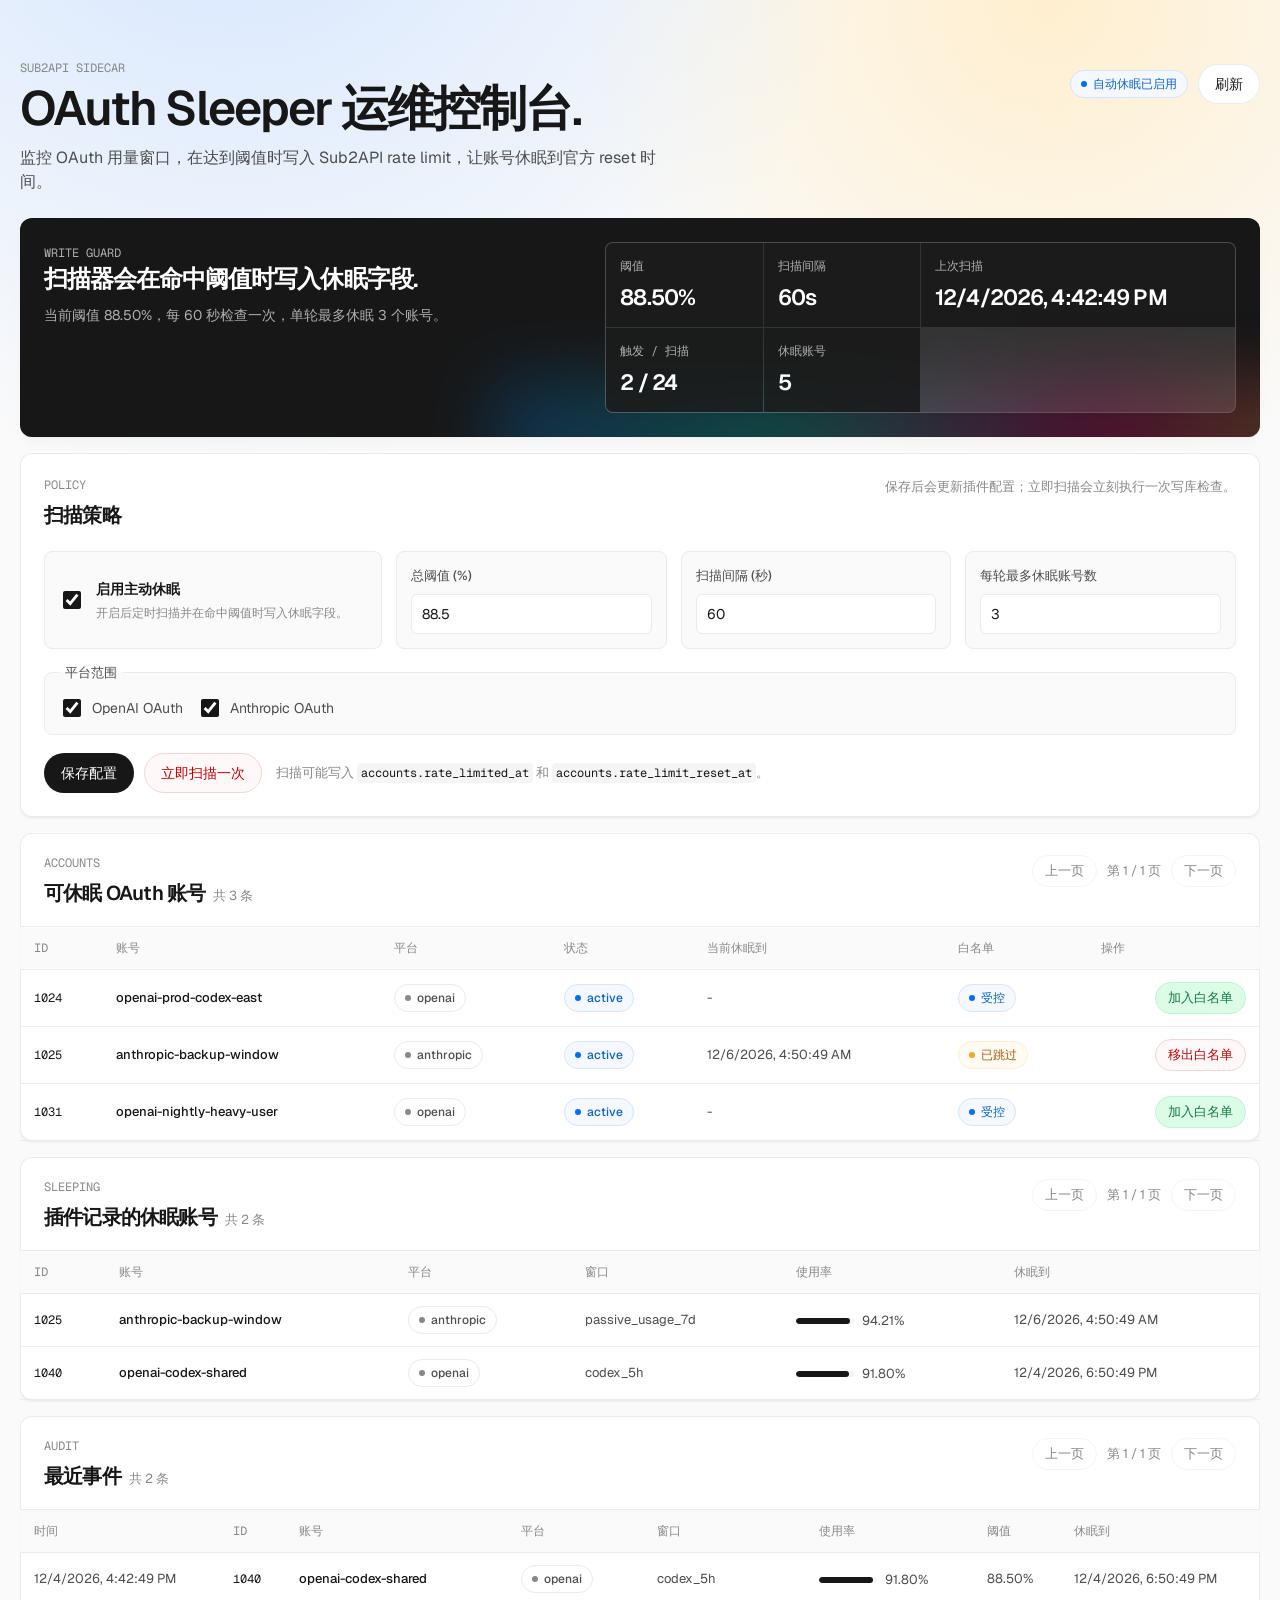
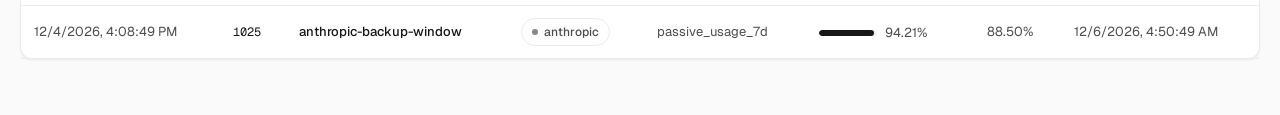
<file: .static-preview/oauth-sleeper-preview.html>
<!doctype html>
<html lang="zh-CN">
<head>
  <meta charset="utf-8" />
  <meta name="viewport" content="width=device-width, initial-scale=1" />
  <title>OAuth Sleeper 运维控制台</title>
  <link rel="preconnect" href="https://fonts.googleapis.com" />
  <link rel="preconnect" href="https://fonts.gstatic.com" crossorigin />
  <link href="https://fonts.googleapis.com/css2?family=Geist:wght@400;500;600&family=Geist+Mono:wght@400&display=swap" rel="stylesheet" />
  <style>
:root {
  color-scheme: light;
  --canvas: #ffffff;
  --canvas-soft: #fafafa;
  --canvas-soft-2: #f5f5f5;
  --ink: #171717;
  --body: #4d4d4d;
  --mute: #888888;
  --hairline: #ebebeb;
  --hairline-strong: #a1a1a1;
  --link: #0070f3;
  --success: #0070f3;
  --success-soft: #d3e5ff;
  --warning: #ab570a;
  --warning-soft: #ffefcf;
  --danger: #ee0000;
  --danger-deep: #c50000;
  --danger-soft: #f7d4d6;
  --green: #0f7b40;
  --green-soft: #dcfce7;
  --radius-sm: 6px;
  --radius-md: 8px;
  --radius-lg: 12px;
  --radius-pill: 9999px;
  --shadow-card: 0 1px 1px #00000005, 0 2px 2px #0000000a, inset 0 0 0 1px #00000014;
  --shadow-float: 0 1px 1px #00000005, 0 8px 16px -4px #0000000a, inset 0 0 0 1px #00000014;
  --font-sans: "Geist", "Inter", system-ui, -apple-system, BlinkMacSystemFont, "Segoe UI", sans-serif;
  --font-mono: "Geist Mono", "JetBrains Mono", ui-monospace, SFMono-Regular, Consolas, monospace;
}

* {
  box-sizing: border-box;
}

body {
  margin: 0;
  min-width: 320px;
  background:
    radial-gradient(circle at 18% -10%, #d3e5ff 0, transparent 30%),
    radial-gradient(circle at 82% 0, #ffefcf 0, transparent 24%),
    var(--canvas-soft);
  color: var(--ink);
  font-family: var(--font-sans);
  font-size: 14px;
  line-height: 1.5;
}

button,
input {
  font: inherit;
}

code {
  border-radius: 4px;
  background: var(--canvas-soft-2);
  color: var(--ink);
  font-family: var(--font-mono);
  font-size: 12px;
  padding: 2px 4px;
}

.shell {
  width: min(1240px, calc(100% - 32px));
  margin: 0 auto;
  padding: 32px 0 56px;
}

.topbar {
  display: flex;
  align-items: flex-start;
  justify-content: space-between;
  gap: 24px;
  padding: 28px 0 24px;
}

.brandBlock {
  max-width: 720px;
}

.eyebrow {
  margin: 0 0 8px;
  color: var(--mute);
  font-family: var(--font-mono);
  font-size: 12px;
  letter-spacing: 0;
  line-height: 16px;
}

h1,
h2 {
  margin: 0;
  color: var(--ink);
  font-weight: 600;
  letter-spacing: -0.04em;
}

h1 {
  font-size: clamp(32px, 6vw, 48px);
  line-height: 1;
}

h2 {
  font-size: 20px;
  line-height: 28px;
}

.lede {
  max-width: 650px;
  margin: 14px 0 0;
  color: var(--body);
  font-size: 16px;
  line-height: 24px;
}

.topbarActions {
  display: flex;
  align-items: center;
  gap: 10px;
  padding-top: 4px;
}

.button {
  min-height: 40px;
  border: 1px solid transparent;
  border-radius: var(--radius-pill);
  padding: 0 16px;
  font-weight: 500;
  cursor: pointer;
  transition: background-color .16s ease, border-color .16s ease, color .16s ease, transform .16s ease;
}

.button:hover:not(:disabled) {
  transform: translateY(-1px);
}

.button:disabled {
  cursor: not-allowed;
  opacity: .52;
  transform: none;
}

.button:focus-visible,
input:focus-visible {
  outline: 2px solid var(--link);
  outline-offset: 2px;
}

.button--primary {
  background: var(--ink);
  color: #ffffff;
}

.button--secondary,
.button--pager {
  border-color: var(--hairline);
  background: var(--canvas);
  color: var(--ink);
}

.button--dangerGhost {
  border-color: var(--danger-soft);
  background: #fff8f8;
  color: var(--danger-deep);
}

.button--dangerGhost:hover:not(:disabled) {
  border-color: var(--danger);
}

.button--pager {
  min-height: 32px;
  padding: 0 12px;
  font-size: 13px;
}

.statePill,
.chip {
  display: inline-flex;
  align-items: center;
  justify-content: center;
  min-height: 28px;
  border: 1px solid var(--hairline);
  border-radius: var(--radius-pill);
  padding: 0 10px;
  background: var(--canvas);
  color: var(--body);
  font-size: 12px;
  font-weight: 500;
  white-space: nowrap;
}

.statePill::before,
.chip::before {
  width: 6px;
  height: 6px;
  margin-right: 6px;
  border-radius: 50%;
  background: var(--mute);
  content: "";
}

.statePill--enabled,
.chip--success {
  border-color: var(--success-soft);
  background: #f5f9ff;
  color: #0761d1;
}

.statePill--enabled::before,
.chip--success::before {
  background: var(--success);
}

.statePill--disabled,
.chip--warning {
  border-color: var(--warning-soft);
  background: #fffbf2;
  color: var(--warning);
}

.statePill--disabled::before,
.chip--warning::before {
  background: #f5a623;
}

.chip--danger {
  border-color: var(--danger-soft);
  background: #fff8f8;
  color: var(--danger-deep);
}

.chip--danger::before {
  background: var(--danger);
}

.statusBand {
  position: relative;
  display: grid;
  grid-template-columns: minmax(260px, .92fr) minmax(420px, 1.08fr);
  gap: 24px;
  overflow: hidden;
  border-radius: var(--radius-lg);
  background: var(--ink);
  color: #ffffff;
  box-shadow: var(--shadow-float);
  padding: 24px;
}

.statusBand::after {
  position: absolute;
  inset: auto -10% -70% 38%;
  height: 210px;
  background: linear-gradient(90deg, #007cf0, #00dfd8 32%, #ff0080 68%, #f9cb28);
  opacity: .24;
  filter: blur(34px);
  content: "";
}

.statusBand__main,
.metricRail {
  position: relative;
  z-index: 1;
}

.statusBand .eyebrow,
.statusBand p,
.metric__label {
  color: #ffffffa6;
}

.statusBand h2 {
  color: #ffffff;
  font-size: 24px;
  line-height: 32px;
}

.statusBand p {
  max-width: 480px;
  margin: 10px 0 0;
}

.metricRail {
  display: grid;
  grid-template-columns: repeat(4, minmax(0, 1fr));
  gap: 1px;
  overflow: hidden;
  border: 1px solid #ffffff1f;
  border-radius: var(--radius-md);
  background: #ffffff1f;
}

.metric {
  min-height: 84px;
  background: #171717d9;
  padding: 14px;
}

.metric--wide {
  grid-column: span 2;
}

.metric__label {
  display: block;
  margin-bottom: 8px;
  font-family: var(--font-mono);
  font-size: 12px;
}

.metric strong {
  display: block;
  overflow: hidden;
  color: #ffffff;
  font-size: 22px;
  font-weight: 600;
  letter-spacing: -0.04em;
  line-height: 28px;
  text-overflow: ellipsis;
  white-space: nowrap;
}

.panel {
  margin-top: 16px;
  border-radius: var(--radius-lg);
  background: var(--canvas);
  box-shadow: var(--shadow-card);
}

.settingsPanel {
  padding: 24px;
}

.panelHeader,
.sectionHead {
  display: flex;
  align-items: flex-start;
  justify-content: space-between;
  gap: 18px;
}

.panelNote,
.actionHint,
.muted,
.pager {
  color: var(--mute);
}

.panelNote {
  max-width: 360px;
  margin: 0;
  font-size: 13px;
}

.settingsGrid {
  display: grid;
  grid-template-columns: minmax(260px, 1.25fr) repeat(3, minmax(150px, 1fr));
  gap: 14px;
  margin-top: 22px;
}

.field,
.switchField,
.platformScope {
  min-width: 0;
  border: 1px solid var(--hairline);
  border-radius: var(--radius-md);
  background: var(--canvas-soft);
  padding: 14px;
}

.field {
  display: flex;
  flex-direction: column;
  gap: 8px;
}

.field span,
.platformScope legend {
  color: var(--body);
  font-size: 13px;
  font-weight: 500;
}

.field input[type="number"] {
  width: 100%;
  height: 40px;
  border: 1px solid var(--hairline);
  border-radius: var(--radius-sm);
  background: var(--canvas);
  color: var(--ink);
  padding: 0 10px;
}

.switchField {
  display: flex;
  align-items: center;
  gap: 12px;
}

.switchField input,
.checkField input {
  width: 18px;
  height: 18px;
  accent-color: var(--ink);
}

.switchField strong,
.switchField small {
  display: block;
}

.switchField small {
  margin-top: 4px;
  color: var(--mute);
}

.platformScope {
  display: flex;
  align-items: center;
  gap: 14px;
  grid-column: 1 / -1;
  margin: 0;
}

.platformScope legend {
  padding: 0 6px;
}

.checkField {
  display: inline-flex;
  align-items: center;
  gap: 8px;
  color: var(--body);
}

.actionRow {
  display: flex;
  align-items: center;
  gap: 10px;
  margin-top: 18px;
  flex-wrap: wrap;
}

.actionHint {
  margin: 0 0 0 4px;
  font-size: 13px;
}

.message {
  display: none;
  margin-top: 14px;
  border: 1px solid var(--hairline);
  border-radius: var(--radius-md);
  background: var(--canvas-soft);
  color: var(--body);
  padding: 10px 12px;
  font-size: 13px;
}

.message.is-visible {
  display: block;
}

.message.is-success {
  border-color: var(--success-soft);
  background: #f5f9ff;
  color: #0761d1;
}

.message.is-error {
  border-color: var(--danger-soft);
  background: #fff8f8;
  color: var(--danger-deep);
}

.message.is-loading {
  border-color: var(--warning-soft);
  background: #fffbf2;
  color: var(--warning);
}

.tablePanel {
  padding: 0;
}

.tablePanel .sectionHead {
  padding: 22px 24px 16px;
}

.sectionHead h2 {
  display: flex;
  flex-wrap: wrap;
  align-items: baseline;
  gap: 8px;
}

.muted {
  font-size: 13px;
  font-weight: 400;
  letter-spacing: 0;
}

.pager {
  display: flex;
  align-items: center;
  gap: 10px;
  font-size: 13px;
  white-space: nowrap;
}

.tableWrap {
  overflow: auto;
  border-top: 1px solid var(--hairline);
}

table {
  width: 100%;
  border-collapse: collapse;
  font-size: 13px;
}

th,
td {
  border-bottom: 1px solid var(--hairline);
  padding: 12px 14px;
  text-align: left;
  vertical-align: middle;
  white-space: nowrap;
}

th {
  position: sticky;
  top: 0;
  z-index: 1;
  background: var(--canvas-soft);
  color: var(--mute);
  font-family: var(--font-mono);
  font-size: 12px;
  font-weight: 400;
}

td {
  color: var(--body);
}

tr:hover td {
  background: #fafafa;
}

.mono {
  color: var(--ink);
  font-family: var(--font-mono);
  font-size: 12px;
}

.accountName {
  display: inline-block;
  max-width: 260px;
  overflow: hidden;
  color: var(--ink);
  font-weight: 500;
  text-overflow: ellipsis;
  vertical-align: bottom;
  white-space: nowrap;
}

.meter {
  display: inline-flex;
  align-items: center;
  gap: 8px;
  min-width: 116px;
}

.meter__track {
  width: 58px;
  height: 6px;
  overflow: hidden;
  border-radius: var(--radius-pill);
  background: var(--canvas-soft-2);
}

.meter__bar {
  display: block;
  width: var(--pct, 0%);
  height: 100%;
  border-radius: inherit;
  background: var(--ink);
}

.rowActions {
  display: flex;
  justify-content: flex-end;
}

.whitelistAddBtn,
.whitelistRemoveBtn {
  min-height: 32px;
  padding: 0 12px;
  font-size: 13px;
}

.whitelistAddBtn {
  border-color: #bbf7d0;
  background: var(--green-soft);
  color: var(--green);
}

.whitelistRemoveBtn {
  border-color: var(--danger-soft);
  background: #fff8f8;
  color: var(--danger-deep);
}

.emptyRow td {
  color: var(--mute);
  padding: 22px 14px;
}

@media (max-width: 980px) {
  .topbar,
  .panelHeader,
  .sectionHead {
    flex-direction: column;
  }

  .statusBand {
    grid-template-columns: 1fr;
  }

  .metricRail {
    grid-template-columns: repeat(2, minmax(0, 1fr));
  }

  .settingsGrid {
    grid-template-columns: repeat(2, minmax(0, 1fr));
  }

  .switchField,
  .platformScope {
    grid-column: 1 / -1;
  }
}

@media (max-width: 680px) {
  .shell {
    width: min(100% - 24px, 1240px);
    padding-top: 18px;
  }

  .topbarActions,
  .actionRow,
  .pager {
    width: 100%;
    align-items: stretch;
  }

  .topbarActions .button,
  .actionRow .button,
  .pager .button {
    flex: 1;
  }

  .statusBand,
  .settingsPanel {
    padding: 18px;
  }

  .metricRail,
  .settingsGrid {
    grid-template-columns: 1fr;
  }

  .metric--wide {
    grid-column: span 1;
  }

  .platformScope {
    align-items: flex-start;
    flex-direction: column;
  }

  .tablePanel .sectionHead {
    padding: 18px 18px 14px;
  }

  table,
  thead,
  tbody,
  tr,
  th,
  td {
    display: block;
  }

  thead {
    display: none;
  }

  tr {
    border-bottom: 1px solid var(--hairline);
    padding: 12px 0;
  }

  td {
    display: grid;
    grid-template-columns: 116px minmax(0, 1fr);
    gap: 12px;
    border: 0;
    padding: 7px 18px;
    white-space: normal;
  }

  td::before {
    color: var(--mute);
    content: attr(data-label);
    font-family: var(--font-mono);
    font-size: 12px;
  }

  .accountName {
    max-width: 100%;
  }

  .rowActions {
    justify-content: flex-start;
  }
}

@media (prefers-color-scheme: dark) {
  :root {
    color-scheme: dark;
    --canvas: #0f0f10;
    --canvas-soft: #050505;
    --canvas-soft-2: #171717;
    --ink: #ededed;
    --body: #c7c7c7;
    --mute: #8f8f8f;
    --hairline: #2e2e2e;
    --hairline-strong: #5f5f5f;
    --shadow-card: 0 1px 1px #00000040, 0 2px 2px #00000030, inset 0 0 0 1px #ffffff1a;
    --shadow-float: 0 1px 1px #00000040, 0 8px 16px -4px #00000045, inset 0 0 0 1px #ffffff1a;
  }

  body {
    background:
      radial-gradient(circle at 18% -10%, #102e54 0, transparent 30%),
      radial-gradient(circle at 82% 0, #3b2305 0, transparent 24%),
      var(--canvas-soft);
  }

  .statusBand {
    background: #0a0a0a;
  }

  .button--primary {
    background: #ededed;
    color: #0a0a0a;
  }

  .button--dangerGhost,
  .whitelistRemoveBtn {
    background: #220a0a;
  }

  .whitelistAddBtn {
    background: #071d10;
  }

  tr:hover td {
    background: #111111;
  }

  code,
  .field,
  .switchField,
  .platformScope,
  .message {
    background: var(--canvas-soft-2);
  }

  .field input[type="number"] {
    background: #050505;
  }
}

@media (prefers-reduced-motion: reduce) {
  *,
  *::before,
  *::after {
    scroll-behavior: auto !important;
    transition: none !important;
  }
}

</style>
</head>
<body>
  <main class="shell">
    <header class="topbar">
      <div class="brandBlock">
        <p class="eyebrow">SUB2API SIDECAR</p>
        <h1>OAuth Sleeper 运维控制台.</h1>
        <p class="lede">监控 OAuth 用量窗口，在达到阈值时写入 Sub2API rate limit，让账号休眠到官方 reset 时间。</p>
      </div>
      <div class="topbarActions">
        <span id="enabledStat" class="statePill statePill--neutral">加载中</span>
        <button id="refreshBtn" class="button button--secondary" type="button">刷新</button>
      </div>
    </header>

    <section class="statusBand" aria-label="扫描状态">
      <div class="statusBand__main">
        <span class="eyebrow">WRITE GUARD</span>
        <h2 id="writeGuardTitle">正在读取配置</h2>
        <p id="writeGuardText">页面会从插件 API 拉取当前状态。保存配置和立即扫描会影响 Sub2API 数据库字段。</p>
      </div>
      <div class="metricRail">
        <div class="metric">
          <span class="metric__label">阈值</span>
          <strong id="thresholdStat">-</strong>
        </div>
        <div class="metric">
          <span class="metric__label">扫描间隔</span>
          <strong id="intervalStat">-</strong>
        </div>
        <div class="metric metric--wide">
          <span class="metric__label">上次扫描</span>
          <strong id="lastScanStat">-</strong>
        </div>
        <div class="metric">
          <span class="metric__label">触发 / 扫描</span>
          <strong id="triggeredStat">-</strong>
        </div>
        <div class="metric">
          <span class="metric__label">休眠账号</span>
          <strong id="sleepingCountStat">-</strong>
        </div>
      </div>
    </section>

    <section class="panel settingsPanel" aria-labelledby="settingsTitle">
      <div class="panelHeader">
        <div>
          <p class="eyebrow">POLICY</p>
          <h2 id="settingsTitle">扫描策略</h2>
        </div>
        <p class="panelNote">保存后会更新插件配置；立即扫描会立刻执行一次写库检查。</p>
      </div>

      <div class="settingsGrid">
        <label class="switchField">
          <input id="enabled" type="checkbox" />
          <span>
            <strong>启用主动休眠</strong>
            <small>开启后定时扫描并在命中阈值时写入休眠字段。</small>
          </span>
        </label>

        <label class="field">
          <span>总阈值 (%)</span>
          <input id="threshold" type="number" min="1" max="100" step="0.1" />
        </label>

        <label class="field">
          <span>扫描间隔 (秒)</span>
          <input id="interval" type="number" min="15" max="3600" step="1" />
        </label>

        <label class="field">
          <span>每轮最多休眠账号数</span>
          <input id="maxSleep" type="number" min="0" max="100" step="1" />
        </label>

        <fieldset class="platformScope">
          <legend>平台范围</legend>
          <label class="checkField"><input id="includeOpenai" type="checkbox" /> OpenAI OAuth</label>
          <label class="checkField"><input id="includeAnthropic" type="checkbox" /> Anthropic OAuth</label>
        </fieldset>
      </div>

      <div class="actionRow">
        <button id="saveBtn" class="button button--primary" type="button">保存配置</button>
        <button id="scanBtn" class="button button--dangerGhost" type="button">立即扫描一次</button>
        <p class="actionHint">扫描可能写入 <code>accounts.rate_limited_at</code> 和 <code>accounts.rate_limit_reset_at</code>。</p>
      </div>
      <div id="message" class="message" role="status" aria-live="polite"></div>
    </section>

    <section class="panel tablePanel" aria-labelledby="accountsTitle">
      <div class="sectionHead">
        <div>
          <p class="eyebrow">ACCOUNTS</p>
          <h2 id="accountsTitle">可休眠 OAuth 账号 <span id="accountsTotal" class="muted">加载中…</span></h2>
        </div>
        <div class="pager">
          <button id="accountsPrev" class="button button--pager" type="button" disabled>上一页</button>
          <span id="accountsPageInfo">加载中…</span>
          <button id="accountsNext" class="button button--pager" type="button" disabled>下一页</button>
        </div>
      </div>
      <div class="tableWrap">
        <table>
          <thead><tr><th>ID</th><th>账号</th><th>平台</th><th>状态</th><th>当前休眠到</th><th>白名单</th><th>操作</th></tr></thead>
          <tbody id="accountsBody"></tbody>
        </table>
      </div>
    </section>

    <section class="panel tablePanel" aria-labelledby="sleepingTitle">
      <div class="sectionHead">
        <div>
          <p class="eyebrow">SLEEPING</p>
          <h2 id="sleepingTitle">插件记录的休眠账号 <span id="sleepingTotal" class="muted">加载中…</span></h2>
        </div>
        <div class="pager">
          <button id="sleepingPrev" class="button button--pager" type="button" disabled>上一页</button>
          <span id="sleepingPageInfo">加载中…</span>
          <button id="sleepingNext" class="button button--pager" type="button" disabled>下一页</button>
        </div>
      </div>
      <div class="tableWrap">
        <table>
          <thead><tr><th>ID</th><th>账号</th><th>平台</th><th>窗口</th><th>使用率</th><th>休眠到</th></tr></thead>
          <tbody id="sleepingBody"></tbody>
        </table>
      </div>
    </section>

    <section class="panel tablePanel" aria-labelledby="eventsTitle">
      <div class="sectionHead">
        <div>
          <p class="eyebrow">AUDIT</p>
          <h2 id="eventsTitle">最近事件 <span id="eventsTotal" class="muted">加载中…</span></h2>
        </div>
        <div class="pager">
          <button id="eventsPrev" class="button button--pager" type="button" disabled>上一页</button>
          <span id="eventsPageInfo">加载中…</span>
          <button id="eventsNext" class="button button--pager" type="button" disabled>下一页</button>
        </div>
      </div>
      <div class="tableWrap">
        <table>
          <thead><tr><th>时间</th><th>ID</th><th>账号</th><th>平台</th><th>窗口</th><th>使用率</th><th>阈值</th><th>休眠到</th></tr></thead>
          <tbody id="eventsBody"></tbody>
        </table>
      </div>
    </section>
  </main>
  <script>
    window.__OAUTH_SLEEPER_CONFIG__ = {"basePath": ""};
  </script>
  
<script>
const mockPages = {
  status: {
    enabled: true,
    threshold_percent: 88.5,
    scan_interval_seconds: 60,
    max_sleep_per_scan: 3,
    include_openai: true,
    include_anthropic: true,
    last_scan_at: new Date(Date.now() - 8 * 60 * 1000).toISOString(),
    last_scan_scanned: 24,
    last_scan_triggered: 2,
    sleeping_count: 5,
  },
  accounts: {
    items: [
      { id: 1024, name: 'openai-prod-codex-east', platform: 'openai', status: 'active', rate_limit_reset_at: null, is_whitelisted: false },
      { id: 1025, name: 'anthropic-backup-window', platform: 'anthropic', status: 'active', rate_limit_reset_at: new Date(Date.now() + 36 * 60 * 60 * 1000).toISOString(), is_whitelisted: true },
      { id: 1031, name: 'openai-nightly-heavy-user', platform: 'openai', status: 'active', rate_limit_reset_at: null, is_whitelisted: false },
    ],
    meta: { total: 3, page: 1, page_size: 10, total_pages: 1 },
  },
  sleeping: {
    items: [
      { account_id: 1025, account_name: 'anthropic-backup-window', platform: 'anthropic', window_name: 'passive_usage_7d', utilization_percent: 94.21, reset_at: new Date(Date.now() + 36 * 60 * 60 * 1000).toISOString() },
      { account_id: 1040, account_name: 'openai-codex-shared', platform: 'openai', window_name: 'codex_5h', utilization_percent: 91.80, reset_at: new Date(Date.now() + 2 * 60 * 60 * 1000).toISOString() },
    ],
    meta: { total: 2, page: 1, page_size: 10, total_pages: 1 },
  },
  events: {
    items: [
      { created_at: new Date(Date.now() - 8 * 60 * 1000).toISOString(), account_id: 1040, account_name: 'openai-codex-shared', platform: 'openai', window_name: 'codex_5h', utilization_percent: 91.8, threshold_percent: 88.5, reset_at: new Date(Date.now() + 2 * 60 * 60 * 1000).toISOString() },
      { created_at: new Date(Date.now() - 42 * 60 * 1000).toISOString(), account_id: 1025, account_name: 'anthropic-backup-window', platform: 'anthropic', window_name: 'passive_usage_7d', utilization_percent: 94.21, threshold_percent: 88.5, reset_at: new Date(Date.now() + 36 * 60 * 60 * 1000).toISOString() },
    ],
    meta: { total: 2, page: 1, page_size: 10, total_pages: 1 },
  },
};
const jsonResponse = data => ({ ok: true, async json(){ return JSON.parse(JSON.stringify(data)); }, async text(){ return JSON.stringify(data); } });
window.fetch = async (url, opts = {}) => {
  const path = String(url);
  const method = opts.method || 'GET';
  await new Promise(resolve => setTimeout(resolve, 120));
  if (path.includes('/api/status') || path.endsWith('api/status')) return jsonResponse(mockPages.status);
  if (path.includes('/api/accounts') || path.endsWith('api/accounts')) return jsonResponse(mockPages.accounts);
  if (path.includes('/api/sleeping-accounts') || path.endsWith('api/sleeping-accounts')) return jsonResponse(mockPages.sleeping);
  if (path.includes('/api/events') || path.endsWith('api/events')) return jsonResponse(mockPages.events);
  if (path.includes('/api/scan-once')) return jsonResponse({ scanned: 24, triggered: 2 });
  if (path.includes('/api/settings')) return jsonResponse(mockPages.status);
  if (path.includes('/api/whitelist/')) return jsonResponse({ ok: true, method });
  return { ok: false, async text(){ return `No mock route for ${path}`; } };
};
</script>

<script>
const headers = () => ({ 'Content-Type': 'application/json' });
const $ = id => document.getElementById(id);
const PAGE_SIZE = 10;
const state = { accountsPage: 1, sleepingPage: 1, eventsPage: 1 };

function normalizeBasePath(value){
  const raw = String(value || '').trim();
  if(!raw || raw === '/') return '';
  const withSlash = raw.startsWith('/') ? raw : `/${raw}`;
  return withSlash.replace(/\/+$/, '');
}

const runtimeConfig = window.__OAUTH_SLEEPER_CONFIG__ || {};
const basePath = normalizeBasePath(runtimeConfig.basePath);

function joinBasePath(path){
  const cleanPath = path.startsWith('/') ? path : `/${path}`;
  return basePath ? `${basePath}${cleanPath}` : cleanPath;
}

function fmt(t){ return t ? new Date(t).toLocaleString() : '-'; }
function pct(v){ return `${Number(v || 0).toFixed(2)}%`; }
function esc(v){ return String(v ?? '').replace(/[&<>'"]/g, c => ({'&':'&amp;','<':'&lt;','>':'&gt;',"'":'&#39;','"':'&quot;'}[c])); }

function cell(label, value, className=''){
  const cls = className ? ` class="${className}"` : '';
  return `<td data-label="${esc(label)}"${cls}>${value}</td>`;
}

function chip(text, tone='neutral'){
  return `<span class="chip chip--${tone}">${esc(text)}</span>`;
}

function accountCell(name){
  const safe = esc(name || '-');
  return `<span class="accountName" title="${safe}">${safe}</span>`;
}

function meter(value){
  const num = Math.max(0, Math.min(100, Number(value || 0)));
  return `<span class="meter"><span class="meter__track"><span class="meter__bar" style="--pct:${num}%"></span></span><span>${pct(num)}</span></span>`;
}

function msg(text, tone='success'){
  const el = $('message');
  el.textContent = text || '';
  el.className = text ? `message is-visible is-${tone}` : 'message';
}

function setBusy(buttonId, busy, label){
  const button = $(buttonId);
  if(!button) return;
  if(!button.dataset.defaultLabel) button.dataset.defaultLabel = button.textContent;
  button.disabled = busy;
  button.textContent = busy ? label : button.dataset.defaultLabel;
}

async function withBusy(buttonId, label, task){
  setBusy(buttonId, true, label);
  try {
    return await task();
  } finally {
    setBusy(buttonId, false, label);
  }
}

async function api(path, opts={}){
  const r = await fetch(joinBasePath(path), { ...opts, headers: { ...headers(), ...(opts.headers||{}) }});
  if(!r.ok) throw new Error(`${r.status} ${await r.text()}`);
  return await r.json();
}

function fillSettings(s){
  $('enabled').checked = s.enabled;
  $('threshold').value = s.threshold_percent;
  $('interval').value = s.scan_interval_seconds;
  $('maxSleep').value = s.max_sleep_per_scan;
  $('includeOpenai').checked = s.include_openai;
  $('includeAnthropic').checked = s.include_anthropic;

  const enabledStat = $('enabledStat');
  enabledStat.textContent = s.enabled ? '自动休眠已启用' : '自动休眠已关闭';
  enabledStat.className = `statePill ${s.enabled ? 'statePill--enabled' : 'statePill--disabled'}`;

  $('writeGuardTitle').textContent = s.enabled ? '扫描器会在命中阈值时写入休眠字段.' : '扫描器当前不会自动写入休眠字段.';
  $('writeGuardText').textContent = s.enabled
    ? `当前阈值 ${pct(s.threshold_percent)}，每 ${s.scan_interval_seconds || 0} 秒检查一次，单轮最多休眠 ${s.max_sleep_per_scan ?? 0} 个账号。`
    : '配置已加载，但主动休眠处于关闭状态。手动扫描仍会按当前策略执行一次检查。';

  $('thresholdStat').textContent = pct(s.threshold_percent);
  $('intervalStat').textContent = `${s.scan_interval_seconds || 0}s`;
  $('lastScanStat').textContent = fmt(s.last_scan_at);
  $('triggeredStat').textContent = `${s.last_scan_triggered || 0} / ${s.last_scan_scanned || 0}`;
  $('sleepingCountStat').textContent = s.sleeping_count ?? 0;
}

function updatePager(prefix, meta){
  const totalPages = meta?.total_pages || 1;
  const page = Math.min(meta?.page || 1, totalPages);
  $(`${prefix}Total`).textContent = `共 ${meta?.total || 0} 条`;
  $(`${prefix}PageInfo`).textContent = `第 ${page} / ${totalPages} 页`;
  $(`${prefix}Prev`).disabled = page <= 1;
  $(`${prefix}Next`).disabled = page >= totalPages;
}

function renderSleepingPage(pageData){
  const items = pageData.items || [];
  $('sleepingBody').innerHTML = items.length ? items.map(e=>`<tr>
    ${cell('ID', esc(e.account_id), 'mono')}
    ${cell('账号', accountCell(e.account_name))}
    ${cell('平台', chip(e.platform || '-', 'neutral'))}
    ${cell('窗口', esc(e.window_name || '-'))}
    ${cell('使用率', meter(e.utilization_percent))}
    ${cell('休眠到', esc(fmt(e.reset_at)))}
  </tr>`).join('') : '<tr class="emptyRow"><td colspan="6">暂无插件记录的休眠账号。</td></tr>';
  updatePager('sleeping', pageData.meta || {total:0,page:1,page_size:PAGE_SIZE,total_pages:1});
}

function renderAccountsPage(pageData){
  const items = pageData.items || [];
  $('accountsBody').innerHTML = items.length ? items.map(a=>{
    const whitelistTone = a.is_whitelisted ? 'warning' : 'success';
    const whitelistText = a.is_whitelisted ? '已跳过' : '受控';
    const button = a.is_whitelisted
      ? `<button class="button whitelistRemoveBtn" type="button" onclick="removeWhitelist(${a.id})">移出白名单</button>`
      : `<button class="button whitelistAddBtn" type="button" onclick="addWhitelist(${a.id})">加入白名单</button>`;
    return `<tr>
      ${cell('ID', esc(a.id), 'mono')}
      ${cell('账号', accountCell(a.name))}
      ${cell('平台', chip(a.platform || '-', 'neutral'))}
      ${cell('状态', chip(a.status || '-', a.status === 'active' ? 'success' : 'warning'))}
      ${cell('当前休眠到', esc(fmt(a.rate_limit_reset_at)))}
      ${cell('白名单', chip(whitelistText, whitelistTone))}
      ${cell('操作', `<span class="rowActions">${button}</span>`)}
    </tr>`;
  }).join('') : '<tr class="emptyRow"><td colspan="7">暂无可休眠 OAuth 账号，当前筛选条件下没有 active OAuth 账号。</td></tr>';
  updatePager('accounts', pageData.meta || {total:0,page:1,page_size:PAGE_SIZE,total_pages:1});
}

function renderEventsPage(pageData){
  const items = pageData.items || [];
  $('eventsBody').innerHTML = items.length ? items.map(e=>`<tr>
    ${cell('时间', esc(fmt(e.created_at)))}
    ${cell('ID', esc(e.account_id), 'mono')}
    ${cell('账号', accountCell(e.account_name))}
    ${cell('平台', chip(e.platform || '-', 'neutral'))}
    ${cell('窗口', esc(e.window_name || '-'))}
    ${cell('使用率', meter(e.utilization_percent))}
    ${cell('阈值', esc(pct(e.threshold_percent)))}
    ${cell('休眠到', esc(fmt(e.reset_at)))}
  </tr>`).join('') : '<tr class="emptyRow"><td colspan="8">暂无扫描事件。</td></tr>';
  updatePager('events', pageData.meta || {total:0,page:1,page_size:PAGE_SIZE,total_pages:1});
}

async function loadStatus(){ fillSettings(await api('api/status')); }
async function loadAccounts(){ renderAccountsPage(await api(`api/accounts?page=${state.accountsPage}&page_size=${PAGE_SIZE}`)); }
async function loadSleeping(){ renderSleepingPage(await api(`api/sleeping-accounts?page=${state.sleepingPage}&page_size=${PAGE_SIZE}`)); }
async function loadEvents(){ renderEventsPage(await api(`api/events?page=${state.eventsPage}&page_size=${PAGE_SIZE}`)); }
async function load(){ await loadStatus(); await Promise.all([loadAccounts(), loadSleeping(), loadEvents()]); }

async function refresh(){
  await withBusy('refreshBtn', '刷新中', async () => {
    await load();
    msg('状态已刷新', 'success');
  });
}

async function save(){
  await withBusy('saveBtn', '保存中', async () => {
    const body = {
      enabled: $('enabled').checked,
      threshold_percent: Number($('threshold').value),
      scan_interval_seconds: Number($('interval').value),
      max_sleep_per_scan: Number($('maxSleep').value),
      include_openai: $('includeOpenai').checked,
      include_anthropic: $('includeAnthropic').checked,
    };
    fillSettings(await api('api/settings', { method:'PUT', body: JSON.stringify(body) }));
    msg('配置已保存，列表已重新加载。', 'success');
    state.accountsPage = 1; state.sleepingPage = 1; state.eventsPage = 1;
    await load();
  });
}

async function scan(){
  await withBusy('scanBtn', '扫描中', async () => {
    msg('正在执行一次手动扫描，可能写入 Sub2API 数据库。', 'loading');
    const r = await api('api/scan-once', { method:'POST' });
    msg(`扫描完成：扫描 ${r.scanned} 个账号，触发 ${r.triggered} 个休眠。`, 'success');
    state.accountsPage = 1; state.sleepingPage = 1; state.eventsPage = 1;
    await load();
  });
}

const addWhitelistAction = async accountId => {
  await api(`api/whitelist/${accountId}`, { method:'POST' });
  msg(`已加入白名单：账号 ID ${accountId} 后续会被主动休眠扫描跳过。`, 'success');
  await Promise.all([loadStatus(), loadAccounts(), loadSleeping()]);
};

const removeWhitelistAction = async accountId => {
  await api(`api/whitelist/${accountId}`, { method:'DELETE' });
  msg(`已移出白名单：账号 ID ${accountId} 会重新纳入主动休眠扫描。`, 'success');
  await Promise.all([loadStatus(), loadAccounts(), loadSleeping()]);
};

$('refreshBtn').onclick = () => refresh().catch(e=>msg(e.message,'error'));
$('saveBtn').onclick = () => save().catch(e=>msg(e.message,'error'));
$('scanBtn').onclick = () => scan().catch(e=>msg(e.message,'error'));
$('accountsPrev').onclick = () => { if(state.accountsPage > 1){ state.accountsPage--; loadAccounts().catch(e=>msg(e.message,'error')); } };
$('accountsNext').onclick = () => { state.accountsPage++; loadAccounts().catch(e=>{ state.accountsPage--; msg(e.message,'error'); }); };
$('sleepingPrev').onclick = () => { if(state.sleepingPage > 1){ state.sleepingPage--; loadSleeping().catch(e=>msg(e.message,'error')); } };
$('sleepingNext').onclick = () => { state.sleepingPage++; loadSleeping().catch(e=>{ state.sleepingPage--; msg(e.message,'error'); }); };
$('eventsPrev').onclick = () => { if(state.eventsPage > 1){ state.eventsPage--; loadEvents().catch(e=>msg(e.message,'error')); } };
$('eventsNext').onclick = () => { state.eventsPage++; loadEvents().catch(e=>{ state.eventsPage--; msg(e.message,'error'); }); };
window.addWhitelist = accountId => addWhitelistAction(accountId).catch(e=>msg(e.message,'error'));
window.removeWhitelist = accountId => removeWhitelistAction(accountId).catch(e=>msg(e.message,'error'));
load().catch(e=>msg(e.message,'error'));

</script>
</body>
</html>
</file>
